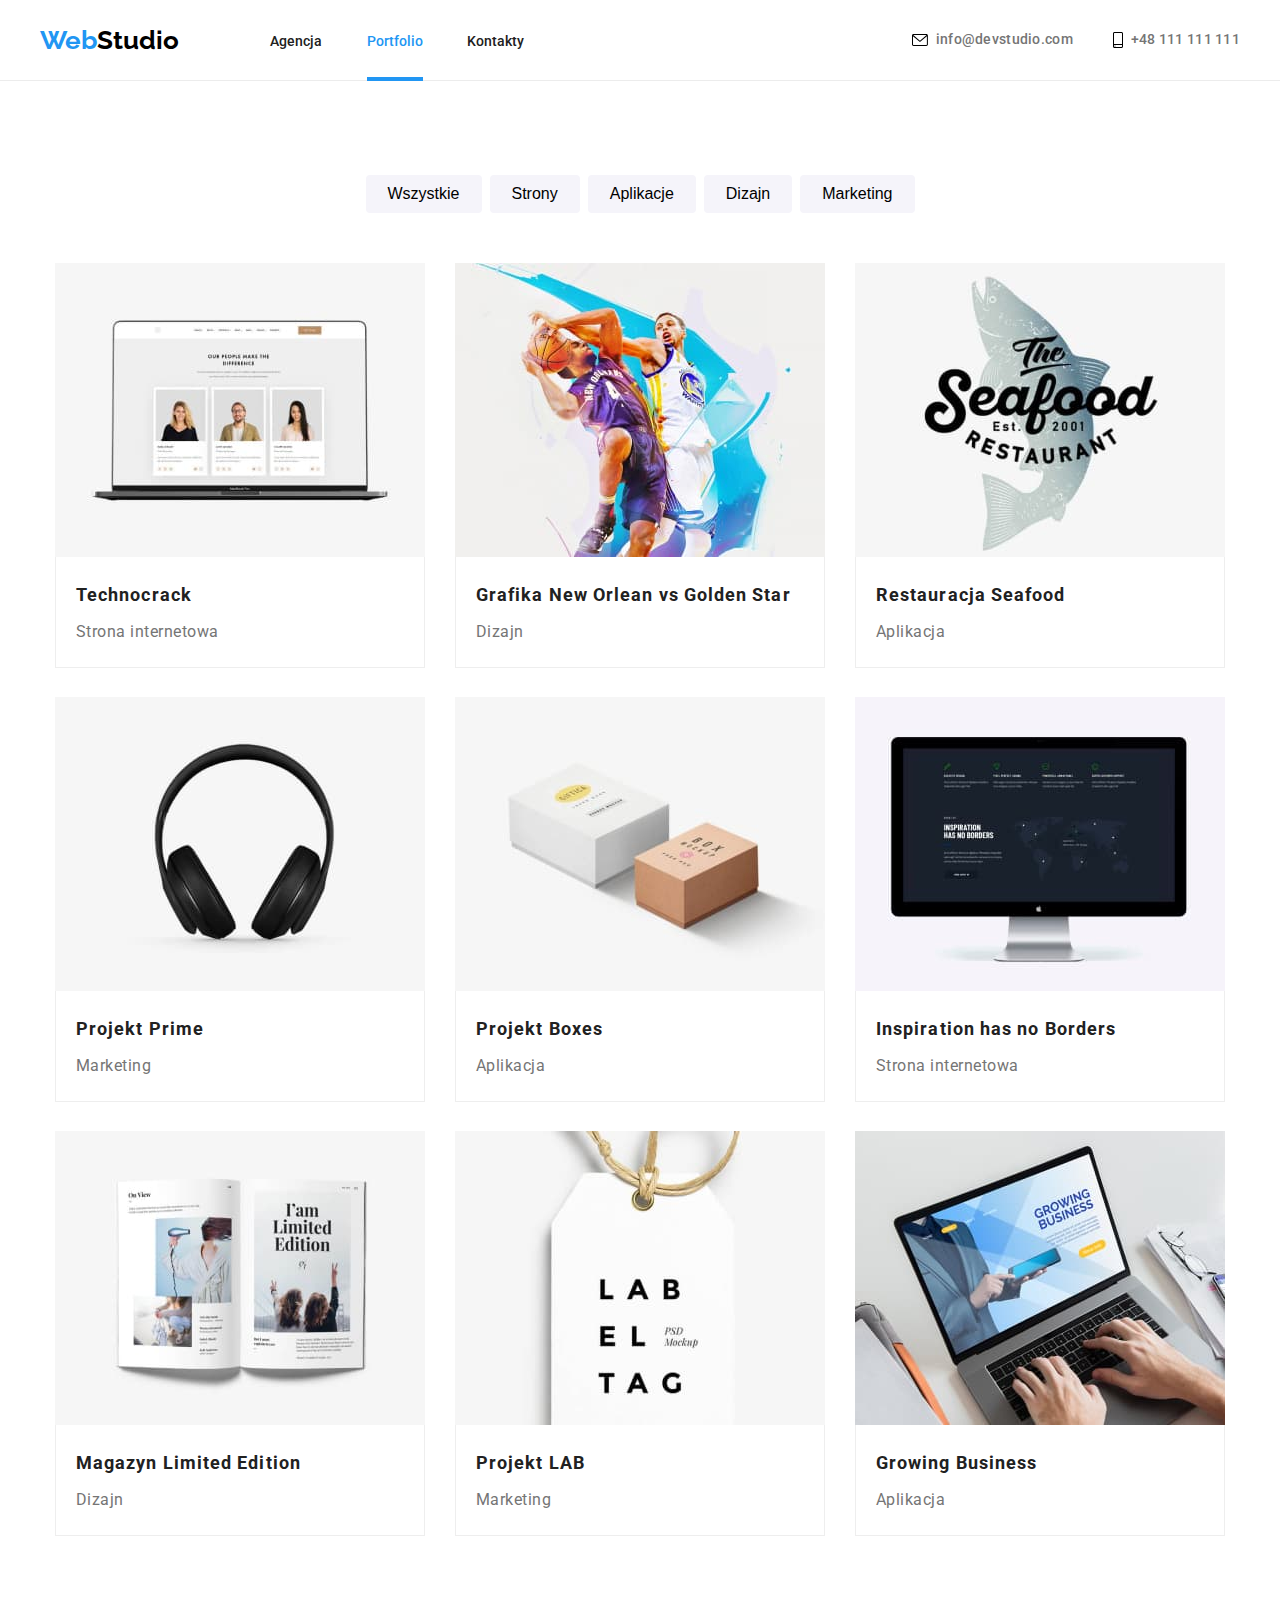
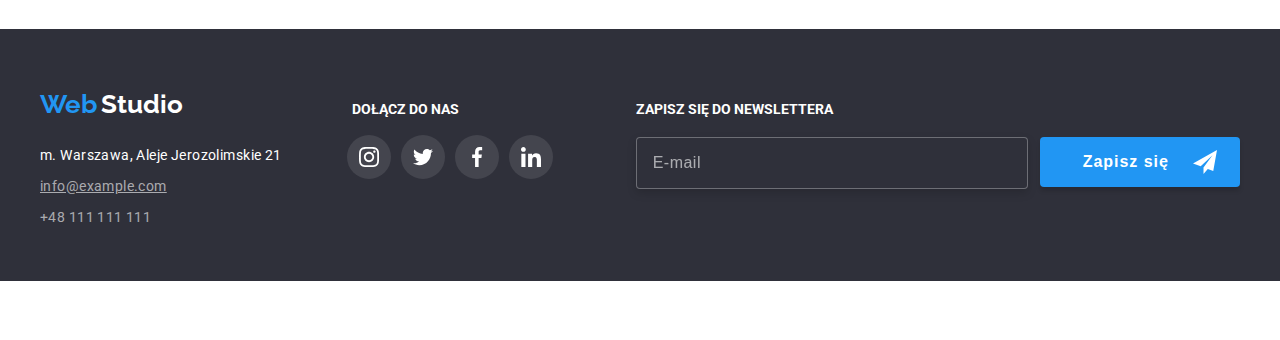
<file: portfolio.html>
<!DOCTYPE html>
<html lang="pl">
  <head>
    <meta charset="UTF-8" />
    <meta http-equiv="X-UA-Compatible" content="IE=edge" />
    <meta name="viewport" content="width=device-width, initial-scale=1.0" />
    <title>Portfolio</title>

    <link
      rel="stylesheet"
      href="https://cdnjs.cloudflare.com/ajax/libs/modern-normalize/1.1.0/modern-normalize.min.css"
      integrity="sha512-wpPYUAdjBVSE4KJnH1VR1HeZfpl1ub8YT/NKx4PuQ5NmX2tKuGu6U/JRp5y+Y8XG2tV+wKQpNHVUX03MfMFn9Q=="
      crossorigin="anonymous"
      referrerpolicy="no-referrer"
    />

    <link rel="stylesheet" href="css/main.min.css" />
    <link rel="preconnect" href="https://fonts.googleapis.com" />
    <link rel="preconnect" href="https://fonts.gstatic.com" crossorigin />
    <link
      href="https://fonts.googleapis.com/css2?family=Raleway:wght@700&family=Roboto:wght@400;500;700;900&display=swap"
      rel="stylesheet"
    />
  </head>

  <body>
    <header>
      <div class="container">
        <!--Page top-->
        <div class="header-container">
          <div class="header-menu">
            <a href="index.html" class="header-menu__link"
              ><span class="header-menu__logo-web">Web</span
              ><span class="header-menu__logo-studio">Studio</span></a
            >
            <nav>
              <ul class="nav__list">
                <li>
                  <a href="index.html" class="nav__link">Agencja</a>
                </li>
                <li>
                  <a href="portfolio.html" class="nav__link nav__link--active"
                    >Portfolio</a
                  >
                </li>
                <li><a href="#" class="nav__link">Kontakty</a></li>
              </ul>
            </nav>
          </div>
          <div class="header-contact">
            <a href="mailto:info@devstudio.com" class="header-contact__link">
              <svg
                class="header-contact__icon header-contact__icon-envelope"
                width="14"
                height="10"
              >
                <use href="./images/icons.svg#icon-envelope"></use>
              </svg>
              info@devstudio.com</a
            >
            <a href="tel:48111111111" class="header-contact__link">
              <svg
                class="header-contact__icon header-contact__icon-phone"
                width="10"
                height="14"
              >
                <use href="./images/icons.svg#icon-smartphone"></use>
              </svg>
              +48 111 111 111</a
            >
          </div>

          <!--Burger Menu Open Button-->
          <button
            class="header-burger-menu__btn"
            type="button"
            aria-expanded="false"
            aria-controls="mobile-menu"
          >
            <svg width="40" height="40">
              <use href="./images/icons.svg#icon-menu"></use>
            </svg>
          </button>
        </div>
      </div>

      <!--Burger Menu-->
      <div
        class="burger-menu__container burger-menu__container--visible"
        id="mobile-menu"
      >
        <button type="button" class="burger-menu__close-btn">
          <svg width="30" height="30">
            <use href="./images/icons.svg#icon-x" width="40" height="40"></use>
          </svg>
        </button>
        <nav>
          <ul class="burger-menu__nav-list mobile-menu">
            <li>
              <a href="index.html">Agencja</a>
            </li>
            <li>
              <a href="portfolio.html" class="burger-menu__nav-list--active"
                >Portfolio</a
              >
            </li>
            <li><a href="#">Kontakty</a></li>
          </ul>
        </nav>
        <ul class="burger-menu__contact-list">
          <li>
            <a href="mailto:info@devstudio.com">info@devstudio.com</a>
          </li>
          <li><a href="tel:48111111111">+48 111 111 111</a></li>
        </ul>
        <ul class="burger-menu__socials-list">
          <li><a href="#">Instagram</a></li>
          <li><a href="#">Twitter</a></li>
          <li><a href="#">Facebook</a></li>
          <li><a href="#">Linkedin</a></li>
        </ul>
      </div>
    </header>

    <main>
      <div class="container">
        <section class="section">
          <!--Filters-->
          <div class="filters">
            <ul class="filters__btns-list">
              <li>
                <button type="button" class="filters__btn">Wszystkie</button>
              </li>
              <li>
                <button type="button" class="filters__btn">Strony</button>
              </li>
              <li>
                <button type="button" class="filters__btn">Aplikacje</button>
              </li>
              <li>
                <button type="button" class="filters__btn">Dizajn</button>
              </li>
              <li>
                <button type="button" class="filters__btn">Marketing</button>
              </li>
            </ul>
          </div>

          <!--Projects-->
          <div class="projects">
            <ul class="projects__list">
              <li>
                <figure>
                  <a href="#">
                    <div class="projects__box">
                      <figcaption class="projects__description">
                        <p>
                          Technocrack jest popularną platformą wykorzystywaną do
                          rozpowszechniania koronawirusa. Firmy wykorzystują tę
                          platformę do celów szpiegowskich i ataków na
                          niezabezpieczone serwery konkurencji
                        </p>
                      </figcaption>
                      <img
                        src="images/technocrack.jpg"
                        alt="Screen ze strony biznesowej pokazujący pracowników firmy. Widać na nim trzy osoby oraz opis czym się zajmują."
                      />
                    </div>
                    <div class="projects__card">
                      <h3>Technocrack</h3>
                      <p>Strona internetowa</p>
                    </div>
                  </a>
                </figure>
              </li>

              <li>
                <figure>
                  <a href="#">
                    <div class="projects__box">
                      <figcaption class="projects__description">
                        <p>
                          Technocrack jest popularną platformą wykorzystywaną do
                          rozpowszechniania koronawirusa. Firmy wykorzystują tę
                          platformę do celów szpiegowskich i ataków na
                          niezabezpieczone serwery konkurencji
                        </p>
                      </figcaption>
                      <img
                        src="images/grafika_new_orlean_vs_golden_star.jpg"
                        alt="Grafika przedstawiająca dwóch koszywkarzy podczas rozgrywki."
                      />
                    </div>
                    <div class="projects__card">
                      <h3>Grafika New Orlean vs Golden Star</h3>
                      <p>Dizajn</p>
                    </div>
                  </a>
                </figure>
              </li>

              <li>
                <figure>
                  <a href="#">
                    <div class="projects__box">
                      <figcaption class="projects__description">
                        <p>
                          Technocrack jest popularną platformą wykorzystywaną do
                          rozpowszechniania koronawirusa. Firmy wykorzystują tę
                          platformę do celów szpiegowskich i ataków na
                          niezabezpieczone serwery konkurencji
                        </p>
                      </figcaption>
                      <img src="images/restauracja_seafood.jpg" alt="Logo
                      restauracji SeaFood" " />
                    </div>
                    <div class="projects__card">
                      <h3>Restauracja Seafood</h3>
                      <p>Aplikacja</p>
                    </div>
                  </a>
                </figure>
              </li>

              <li>
                <figure>
                  <a href="#">
                    <div class="projects__box">
                      <figcaption class="projects__description">
                        <p>
                          Technocrack jest popularną platformą wykorzystywaną do
                          rozpowszechniania koronawirusa. Firmy wykorzystują tę
                          platformę do celów szpiegowskich i ataków na
                          niezabezpieczone serwery konkurencji
                        </p>
                      </figcaption>
                      <img
                        src="images/projekt_prime.jpg"
                        alt="Słuchawki nauszne."
                      />
                    </div>
                    <div class="projects__card">
                      <h3>Projekt Prime</h3>
                      <p>Marketing</p>
                    </div>
                  </a>
                </figure>
              </li>

              <li>
                <figure>
                  <a href="#">
                    <div class="projects__box">
                      <figcaption class="projects__description">
                        <p>
                          Technocrack jest popularną platformą wykorzystywaną do
                          rozpowszechniania koronawirusa. Firmy wykorzystują tę
                          platformę do celów szpiegowskich i ataków na
                          niezabezpieczone serwery konkurencji
                        </p>
                      </figcaption>
                      <img src="images/project_boxes.jpg" alt="Dwa pudełka" />
                    </div>
                    <div class="projects__card">
                      <h3>Projekt Boxes</h3>
                      <p>Aplikacja</p>
                    </div>
                  </a>
                </figure>
              </li>

              <li>
                <figure>
                  <a href="#">
                    <div class="projects__box">
                      <figcaption class="projects__description">
                        <p>
                          Technocrack jest popularną platformą wykorzystywaną do
                          rozpowszechniania koronawirusa. Firmy wykorzystują tę
                          platformę do celów szpiegowskich i ataków na
                          niezabezpieczone serwery konkurencji
                        </p>
                      </figcaption>
                      <img
                        src="images/inspiration_has_no_borders.jpg"
                        alt="Zdjęcie przedstawia stworzoną międzynarodową stronę internetową."
                      />
                    </div>
                    <div class="projects__card">
                      <h3>Inspiration has no Borders</h3>
                      <p>Strona internetowa</p>
                    </div>
                  </a>
                </figure>
              </li>

              <li>
                <figure>
                  <a href="#">
                    <div class="projects__box">
                      <figcaption class="projects__description">
                        <p>
                          Technocrack jest popularną platformą wykorzystywaną do
                          rozpowszechniania koronawirusa. Firmy wykorzystują tę
                          platformę do celów szpiegowskich i ataków na
                          niezabezpieczone serwery konkurencji
                        </p>
                      </figcaption>
                      <img
                        src="images/magazyn_limited_edition.jpg"
                        alt="Zdjęcie zaprojektowanego magazynu."
                      />
                    </div>
                    <div class="projects__card">
                      <h3>Magazyn Limited Edition</h3>
                      <p>Dizajn</p>
                    </div>
                  </a>
                </figure>
              </li>

              <li>
                <figure>
                  <a href="#">
                    <div class="projects__box">
                      <figcaption class="projects__description">
                        <p>
                          Technocrack jest popularną platformą wykorzystywaną do
                          rozpowszechniania koronawirusa. Firmy wykorzystują tę
                          platformę do celów szpiegowskich i ataków na
                          niezabezpieczone serwery konkurencji
                        </p>
                      </figcaption>
                      <img
                        src="images/project_lab.jpg"
                        alt="Zdjęcie etykiety Project LAB."
                      />
                    </div>
                    <div class="projects__card">
                      <h3>Projekt LAB</h3>
                      <p>Marketing</p>
                    </div>
                  </a>
                </figure>
              </li>

              <li>
                <figure>
                  <a href="#">
                    <div class="projects__box">
                      <figcaption class="projects__description">
                        <p>
                          Technocrack jest popularną platformą wykorzystywaną do
                          rozpowszechniania koronawirusa. Firmy wykorzystują tę
                          platformę do celów szpiegowskich i ataków na
                          niezabezpieczone serwery konkurencji
                        </p>
                      </figcaption>
                      <img
                        src="images/growing_business.jpg"
                        alt="Zdjęcie przedstawiające aplikację Growing Business."
                      />
                    </div>
                    <div class="projects__card">
                      <h3>Growing Business</h3>
                      <p>Aplikacja</p>
                    </div>
                  </a>
                </figure>
              </li>

              <!--empty li for better page-display :) -->
              <li></li>
            </ul>
          </div>
        </section>
      </div>
    </main>

    <footer>
      <div class="container container-footer">
        <section class="section section-contact-footer">
          <!--Page bottom, address-->
          <div class="contrainer-footer__address">
            <a class="container-footer__link" href="index.html"
              ><p>
                <span class="container-footer__logo-web">Web</span>
                <span class="container-footer__logo-studio">Studio</span>
              </p>
            </a>
            <address>
              <ul class="address__list">
                <li class="address__item-street">
                  m. Warszawa, Aleje Jerozolimskie 21
                </li>
                <li>
                  <a class="address__link" href="mailto:info@example.com"
                    >info@example.com</a
                  >
                </li>
                <li>
                  <a class="address__link" href="tel:48111111111"
                    >+48 111 111 111</a
                  >
                </li>
              </ul>
            </address>
          </div>
        </section>

        <section class="section section-contact-footer">
          <h4 class="join-us__header">dołącz do nas</h4>
          <div class="join-us">
            <ul class="join-us__icons">
              <li>
                <a href="#">
                  <svg class="join-us__icon" width="44" height="44">
                    <use
                      href="./images/icons.svg#icon-instagram"
                      x="12"
                      y="12"
                      width="20"
                      height="20"
                    ></use>
                  </svg>
                </a>
              </li>
              <li>
                <a href="#">
                  <svg class="join-us__icon" width="44" height="44">
                    <use
                      href="./images/icons.svg#icon-twitter"
                      x="12"
                      y="12"
                      width="20"
                      height="20"
                    ></use>
                  </svg>
                </a>
              </li>
              <li>
                <a href="#">
                  <svg class="join-us__icon" width="44" height="44">
                    <use
                      href="./images/icons.svg#icon-facebook"
                      x="12"
                      y="12"
                      width="20"
                      height="20"
                    ></use>
                  </svg>
                </a>
              </li>
              <li>
                <a href="#">
                  <svg class="join-us__icon" width="44" height="44">
                    <use
                      href="./images/icons.svg#icon-linkedin"
                      x="12"
                      y="12"
                      width="20"
                      height="20"
                    ></use>
                  </svg>
                </a>
              </li>
            </ul>
          </div>
        </section>

        <div class="newsletter">
          <h4 class="newsletter__header">zapisz się do newslettera</h4>
          <div>
            <form class="newsletter__form">
              <input
                class="newsletter__input"
                type="email"
                name="newsletter-email"
                placeholder="E-mail"
              />

              <button class="newsletter__btn" type="submit">
                Zapisz się
                <svg class="newsletter__icon">
                  <use
                    href="./images/icons.svg#icon-send"
                    width="24"
                    height="24"
                  ></use>
                </svg>
              </button>
            </form>
          </div>
        </div>

        <!--container-footer end-->
      </div>
    </footer>

    <script defer src="./js/mobile-menu.js"></script>
  </body>
</html>
</file>
<file: css/main.min.css>
@import"https://fonts.googleapis.com/css2?family=Raleway:wght@700&family=Roboto:wght@400;500;700;900&display=swap";@import"https://fonts.googleapis.com/css2?family=Raleway:wght@700&family=Roboto:wght@400;500;700;900&display=swap";@import"https://fonts.googleapis.com/css2?family=Raleway:wght@700&family=Roboto:wght@400;500;700;900&display=swap";@import"https://fonts.googleapis.com/css2?family=Raleway:wght@700&family=Roboto:wght@400;500;700;900&display=swap";@import"https://fonts.googleapis.com/css2?family=Raleway:wght@700&family=Roboto:wght@400;500;700;900&display=swap";@import"https://fonts.googleapis.com/css2?family=Raleway:wght@700&family=Roboto:wght@400;500;700;900&display=swap";@import"https://fonts.googleapis.com/css2?family=Raleway:wght@700&family=Roboto:wght@400;500;700;900&display=swap";@import"https://fonts.googleapis.com/css2?family=Raleway:wght@700&family=Roboto:wght@400;500;700;900&display=swap";@import"https://fonts.googleapis.com/css2?family=Raleway:wght@700&family=Roboto:wght@400;500;700;900&display=swap";@import"https://fonts.googleapis.com/css2?family=Raleway:wght@700&family=Roboto:wght@400;500;700;900&display=swap";@import"https://fonts.googleapis.com/css2?family=Raleway:wght@700&family=Roboto:wght@400;500;700;900&display=swap";@import"https://fonts.googleapis.com/css2?family=Raleway:wght@700&family=Roboto:wght@400;500;700;900&display=swap";@import"https://fonts.googleapis.com/css2?family=Raleway:wght@700&family=Roboto:wght@400;500;700;900&display=swap";@import"https://fonts.googleapis.com/css2?family=Raleway:wght@700&family=Roboto:wght@400;500;700;900&display=swap";*{margin:0;padding:0}*:focus{outline-color:rgba(0,0,0,0)}body{color:#212121;font-family:"Roboto"}header{border-bottom:1px solid #ececec;height:80px}.container{margin:0 auto;max-width:1200px;width:100%;padding:0 15px}.section{margin:0 auto;padding-bottom:60px;padding-top:60px}img{display:block}@media screen and (min-width: 1200px){body{width:100%;margin:0 auto}.section{margin:0 auto;padding-bottom:94px;padding-top:94px}.container{max-width:1200px}}.header-container{display:-webkit-box;display:-ms-flexbox;display:flex;height:80px;-webkit-box-pack:justify;-ms-flex-pack:justify;justify-content:space-between}.header-menu{-webkit-box-align:center;-ms-flex-align:center;align-items:center;display:-webkit-box;display:-ms-flexbox;display:flex;-webkit-box-pack:justify;-ms-flex-pack:justify;justify-content:space-between}.header-menu__link{color:#212121;font-size:14px;font-weight:500;line-height:1.14;text-decoration:none;width:137px;-webkit-transition:250ms cubic-bezier(0.4, 0, 0.2, 1);transition:250ms cubic-bezier(0.4, 0, 0.2, 1)}.header-menu__link:focus{outline:1px dashed #757575}.header-menu li{display:inline-block}.header-menu__logo-web{color:#2196f3;font-family:"Raleway";font-size:26px;font-weight:700;line-height:1.19}.header-menu__logo-studio{color:#000;font-family:"Raleway";font-size:26px;font-weight:700;line-height:1.19;margin-right:93px}.nav__list{display:none}.header-contact{display:none}.header-mobile-menu__btn{width:40px;height:40px;background-color:#fff;border:none;cursor:pointer;-webkit-transition:250ms cubic-bezier(0.4, 0, 0.2, 1);transition:250ms cubic-bezier(0.4, 0, 0.2, 1);margin-top:22px}.header-mobile-menu__btn:focus,.header-mobile-menu__btn:hover{fill:#2196f3;-webkit-transition:250ms cubic-bezier(0.4, 0, 0.2, 1);transition:250ms cubic-bezier(0.4, 0, 0.2, 1)}.header-menu-burger__btn{position:absolute;border-radius:50%;left:90%;top:2%;background-color:#fff;border:none;cursor:pointer}.header-menu-burger__btn:hover,.header-menu-burger__btn:focus{fill:#2196f3}.header-menu-burger__btn-container{display:none;max-width:480px;width:100%}.nav__list-burger{margin-top:48px;list-style-type:none;font-size:40px;line-height:47px;letter-spacing:.02em;list-style:none}.nav__list-burger>li{margin-bottom:36px;margin-left:40px}.nav__list-burger>li>a{text-decoration:none;color:#212121}.nav__list-burger>li>a:hover,.nav__list-burger>li>a:focus{color:#2196f3}.header-contact-burger{display:-webkit-box;display:-ms-flexbox;display:flex;-webkit-box-orient:vertical;-webkit-box-direction:normal;-ms-flex-direction:column;flex-direction:column;-webkit-box-pack:end;-ms-flex-pack:end;justify-content:flex-end;margin-left:40px}.header-contact-burger__link{display:block;font-weight:500;font-size:34px;letter-spacing:.02em;text-decoration:none;color:#757575;margin-bottom:32px}.header-contact-burger__link:hover,.header-contact-burger__link:focus{color:#2196f3}.header-contact-burger__link:last-child{font-weight:500;font-size:24px;line-height:28px;letter-spacing:.02em;margin-bottom:64px}.header-contact-burger__socials{display:-webkit-box;display:-ms-flexbox;display:flex}.header-contact-burger__socials>ul{list-style:none;display:-webkit-box;display:-ms-flexbox;display:flex;-webkit-box-align:center;-ms-flex-align:center;align-items:center;margin:0 10px 48px 0}.header-contact-burger__socials>ul>li{margin-left:40px}.header-contact-burger__socials>ul>li>a{text-decoration:none;color:#212121;letter-spacing:.02em}.header-contact-burger__socials>ul>li>a:hover,.header-contact-burger__socials>ul>li>a:focus{color:#2196f3}@media screen and (max-width: 480px){.header-menu-burger__btn-container{display:block;position:fixed;top:50%;left:50%;-webkit-transform:translate(-50%, -50%);transform:translate(-50%, -50%);width:100%;height:100%;background-color:#fff}}@media(max-width: 767px){.header-burger-menu__btn{background-color:#fff;border-radius:50%;max-width:40px;max-height:40px;width:100%;height:100%;cursor:pointer;border:none;margin:22px 15px}.header-burger-menu__btn:hover,.header-burger-menu__btn:focus{fill:#2196f3}.burger-menu__container{max-width:480px;width:100%;height:100vmax;background-color:#fff;position:fixed;top:50%;left:50%;-webkit-transform:translate(100%, -50%);transform:translate(100%, -50%);z-index:10;-webkit-transition:-webkit-transform 250ms ease-in-out;transition:-webkit-transform 250ms ease-in-out;transition:transform 250ms ease-in-out;transition:transform 250ms ease-in-out, -webkit-transform 250ms ease-in-out;display:-webkit-box;display:-ms-flexbox;display:flex;-webkit-box-orient:vertical;-webkit-box-direction:normal;-ms-flex-direction:column;flex-direction:column}.burger-menu__container.is-open{-webkit-transform:translate(-50%, -50%);transform:translate(-50%, -50%)}.burger-menu__close-btn{position:absolute;top:20px;right:25px;border-radius:50%;border:none;background-color:#fff;cursor:pointer}.burger-menu__close-btn>svg>use{-webkit-transform:translate(10%, 20%);transform:translate(10%, 20%)}.burger-menu__close-btn:hover,.burger-menu__close-btn:focus{fill:#2196f3}.burger-menu__nav-list{margin-top:60px;list-style:none}.burger-menu__nav-list>li{margin-bottom:38px;margin-left:40px}.burger-menu__nav-list>li>a{color:#212121;text-decoration:none;font-weight:500;font-size:40px;line-height:1.18;letter-spacing:.02em}.burger-menu__nav-list>li>a.burger-menu__nav-list--active{color:#2196f3}.burger-menu__nav-list>li>a:hover,.burger-menu__nav-list>li>a:focus{color:#2196f3}.burger-menu__contact-list{list-style:none;height:auto;margin-top:auto;display:-webkit-box;display:-ms-flexbox;display:flex;-webkit-box-orient:vertical;-webkit-box-direction:reverse;-ms-flex-direction:column-reverse;flex-direction:column-reverse}.burger-menu__contact-list>li{margin-bottom:32px;margin-left:40px}.burger-menu__contact-list>li>a{font-weight:500;letter-spacing:.02em;color:#757575;text-decoration:none}.burger-menu__contact-list>li>a[href^="tel:"]{font-size:34px;line-height:1.25;color:#2196f3}.burger-menu__contact-list>li>a[href^="tel:"]:hover,.burger-menu__contact-list>li>a[href^="tel:"]:focus{color:#757575}.burger-menu__contact-list>li>a[href^="mailto:"]{font-size:24px;line-height:1.16}.burger-menu__contact-list>li>a[href^="mailto:"]:hover,.burger-menu__contact-list>li>a[href^="mailto:"]:focus{color:#2196f3}.burger-menu__socials-list{display:-webkit-box;display:-ms-flexbox;display:flex;-webkit-box-orient:horizontal;-webkit-box-direction:normal;-ms-flex-direction:row;flex-direction:row;list-style:none;-ms-flex-wrap:wrap;flex-wrap:wrap;-webkit-box-align:end;-ms-flex-align:end;align-items:flex-end;margin-left:40px;margin-bottom:6%}.burger-menu__socials-list>li{border-right:1px solid rgba(33,33,33,.2);padding:0 10px}.burger-menu__socials-list>li:first-child{padding-left:0}.burger-menu__socials-list>li:last-child{border-right:none}.burger-menu__socials-list>li>a{font-size:18px;line-height:1.22;letter-spacing:.02em;color:#2196f3;text-decoration:none}.burger-menu__socials-list>li>a:hover,.burger-menu__socials-list>li>a:focus{color:#212121}}.section-main-header{display:-webkit-box;display:-ms-flexbox;display:flex;-webkit-box-align:center;-ms-flex-align:center;align-items:center;background-color:#2f303a;-webkit-box-orient:vertical;-webkit-box-direction:normal;-ms-flex-direction:column;flex-direction:column;height:400px;-webkit-box-pack:center;-ms-flex-pack:center;justify-content:center;background-image:-webkit-gradient(linear, left top, left bottom, from(rgba(47, 48, 58, 0.4)), to(rgba(47, 48, 58, 0.4))),url("../images/h1_background.jpg");background-image:linear-gradient(rgba(47, 48, 58, 0.4), rgba(47, 48, 58, 0.4)),url("../images/h1_background.jpg");background-repeat:no-repeat;background-position:center;background-size:cover}.section-main-header__header{text-align:center;color:#fff;font-size:26px;font-weight:900;letter-spacing:.06em;line-height:1.62;margin:0 auto;text-transform:uppercase;max-width:385px;width:100%}.section-main-header__btn-container{display:-webkit-box;display:-ms-flexbox;display:flex;-webkit-box-pack:center;-ms-flex-pack:center;justify-content:center}@media screen and (min-device-pixel-ratio: 2),(-webkit-min-device-pixel-ratio: 2),screen and (-webkit-min-device-pixel-ratio: 2),screen and (min-resolution: 192dpi),screen and (min-resolution: 2dppx){.section-main-header{background-image:-webkit-gradient(linear, left top, left bottom, from(rgba(47, 48, 58, 0.4)), to(rgba(47, 48, 58, 0.4))),url("../images/h1_background@2.jpg");background-image:linear-gradient(rgba(47, 48, 58, 0.4), rgba(47, 48, 58, 0.4)),url("../images/h1_background@2.jpg");background-size:cover}}@media screen and (min-device-pixel-ratio: 3),(-webkit-min-device-pixel-ratio: 3),screen and (-webkit-min-device-pixel-ratio: 2.625),screen and (min-resolution: 252dpi),screen and (-webkit-min-device-pixel-ratio: 3),screen and (min-resolution: 3dppx){.section-main-header{background-image:-webkit-gradient(linear, left top, left bottom, from(rgba(47, 48, 58, 0.4)), to(rgba(47, 48, 58, 0.4))),url("../images/h1_background@3.jpg");background-image:linear-gradient(rgba(47, 48, 58, 0.4), rgba(47, 48, 58, 0.4)),url("../images/h1_background@3.jpg");background-size:cover}}.section-main-header__btn-buy{background-color:#2196f3;border-radius:4px;border:none;-webkit-box-shadow:0px 4px 4px rgba(0,0,0,.15);box-shadow:0px 4px 4px rgba(0,0,0,.15);color:#fff;cursor:pointer;font-size:16px;font-weight:700;letter-spacing:.06em;line-height:1.88;margin-top:30px;padding:10px 41px 10px 42px}.section-main-header__btn-buy:focus{outline:1px dashed #757575}.section-lorem__lorem-list{list-style-type:none;display:-webkit-box;display:-ms-flexbox;display:flex;-ms-flex-wrap:wrap;flex-wrap:wrap}.section-lorem__lorem-list>li{text-align:left;max-width:100%;margin:0 auto}.section-lorem__lorem-list>li>h2{max-width:100%;font-size:14px;line-height:1.14;margin:0;margin-top:30px;margin-bottom:10px;text-transform:uppercase;text-align:center}.section-lorem__lorem-list>li>p{max-width:450px;width:100%;color:#757575;font-size:14px;line-height:1.71;margin:0;margin-bottom:30px;letter-spacing:.03em}.section-lorem__lorem-list>li>svg{background-color:#f5f4fa;max-width:450px;width:100%;height:120px;margin:0 auto;display:block}.section-lorem__lorem-list>li>svg>use{-webkit-transform:translate(42.22%, 25%);transform:translate(42.22%, 25%)}.section-lorem__lorem-list>li>svg>use:hover{stroke:#2196f3;stroke-width:.5;-webkit-transition:250ms cubic-bezier(0.4, 0, 0.2, 1);transition:250ms cubic-bezier(0.4, 0, 0.2, 1)}.section-offer{display:none}.section-our-team{background-color:#f5f4fa;padding-top:0;display:-webkit-box;display:-ms-flexbox;display:flex;-ms-flex-wrap:wrap;flex-wrap:wrap;-webkit-box-pack:center;-ms-flex-pack:center;justify-content:center;max-width:100%;width:100%}.section-our-team__header{font-size:36px;line-height:.86;margin:0;padding-top:60px;text-align:center;-ms-flex-preferred-size:100%;flex-basis:100%;width:100%}.section-our-team__employees{margin:0;margin-top:30px;list-style:none}.section-our-team__employees>li{border-radius:0px 0px 4px 4px;-webkit-box-shadow:0px 1px 3px rgba(0,0,0,.12),0px 1px 1px rgba(0,0,0,.14),0px 2px 1px rgba(0,0,0,.2);box-shadow:0px 1px 3px rgba(0,0,0,.12),0px 1px 1px rgba(0,0,0,.14),0px 2px 1px rgba(0,0,0,.2);height:622px;text-align:center;max-width:450px;width:100%;background-color:#fff;margin:0 auto 30px auto;height:auto}.section-our-team__employees>li>picture>img{margin:0 auto;max-width:450px;width:100%;max-height:460px;height:auto}.section-our-team__employees>li>h3{margin:0;margin-top:30px;font-size:16px;font-weight:500;line-height:1.88}.section-our-team__employees>li>p{margin:0;color:#757575;font-size:16px;line-height:1.88}.section-our-team__icons{display:-webkit-box;display:-ms-flexbox;display:flex;list-style:none;-webkit-box-pack:center;-ms-flex-pack:center;justify-content:center}.section-our-team__icons li>a>svg:hover,.section-our-team__icons>li>a:focus>svg{background-color:#2196f3}.section-our-team__icons>li>a:hover svg use,.section-our-team__icons>li>a:focus>svg use{fill:#fff}.section-our-team__icon{display:block;border-radius:50%;margin-right:10px;margin-bottom:24px;cursor:pointer;fill:#afb1b8;-webkit-transition:250ms cubic-bezier(0.4, 0, 0.2, 1);transition:250ms cubic-bezier(0.4, 0, 0.2, 1)}.section-clients{padding-bottom:30px}.section-clients__header{font-size:36px;margin:0;margin-bottom:50px;text-align:center}.section-clients__logos{display:-webkit-box;display:-ms-flexbox;display:flex;-ms-flex-wrap:wrap;flex-wrap:wrap;-webkit-box-align:center;-ms-flex-align:center;align-items:center;-webkit-box-pack:justify;-ms-flex-pack:justify;justify-content:space-between;list-style:none}.section-clients__logos>li{margin:0 auto;border:1px solid #afb1b8;border-radius:4px;-webkit-transition:250ms cubic-bezier(0.4, 0, 0.2, 1);transition:250ms cubic-bezier(0.4, 0, 0.2, 1);margin-bottom:30px}.section-clients__logos>li:hover{border-color:#2196f3}.section-clients__logos>li>a:focus>svg>use{fill:#2196f3}.section-clients__logos>li:focus-within{border-color:#2196f3}.section-clients__logo{display:-webkit-box;display:-ms-flexbox;display:flex;fill:#afb1b8;max-width:210px;width:100%;height:92px;position:relative}.section-clients__logo>use{position:absolute;-webkit-transform:translate(24.76%, 17.39%);transform:translate(24.76%, 17.39%);-webkit-transition:250ms cubic-bezier(0.4, 0, 0.2, 1);transition:250ms cubic-bezier(0.4, 0, 0.2, 1)}.section-clients__logo:hover>use{fill:#2196f3}.filters__btns-list{display:-webkit-box;display:-ms-flexbox;display:flex;-ms-flex-wrap:wrap;flex-wrap:wrap;gap:8px;-webkit-box-pack:center;-ms-flex-pack:center;justify-content:center;list-style:none;margin-bottom:50px}.filters__btn{background-color:#f5f4fa;border-radius:4px;border:none;cursor:pointer;font-size:16px;font-weight:500;line-height:1.63;padding:6px 22px}.filters__btn:focus,.filters__btn:hover{background-color:#2196f3;-webkit-box-shadow:0px 3px 1px rgba(0,0,0,.1),0px 1px 2px rgba(0,0,0,.08),0px 2px 2px rgba(0,0,0,.12);box-shadow:0px 3px 1px rgba(0,0,0,.1),0px 1px 2px rgba(0,0,0,.08),0px 2px 2px rgba(0,0,0,.12);color:#fff}.projects__list{display:-webkit-box;display:-ms-flexbox;display:flex;-ms-flex-wrap:wrap;flex-wrap:wrap;gap:30px;-webkit-box-pack:center;-ms-flex-pack:center;justify-content:center;list-style:none;margin:0}.projects__list>li{gap:30px;height:100%;max-height:404px;max-width:450px;width:100%}.projects__list>li:last-child{display:none}.projects__list>li:hover{-webkit-box-shadow:0px 1px 1px rgba(0,0,0,.12),0px 4px 4px rgba(0,0,0,.06),1px 4px 6px rgba(0,0,0,.16);box-shadow:0px 1px 1px rgba(0,0,0,.12),0px 4px 4px rgba(0,0,0,.06),1px 4px 6px rgba(0,0,0,.16)}.projects__list>li a{color:#212121;text-decoration:none}.projects__list>li:hover .projects__description,.projects__list>li>figure>a:focus .projects__description{opacity:1;-webkit-transform:translateY(0);transform:translateY(0)}.projects__box{overflow:hidden;position:relative}.projects__box>img{height:100%;max-height:294px;max-width:450px;width:100%}.projects__description{-webkit-box-align:center;-ms-flex-align:center;align-items:center;background:rgba(33,150,243,.9);display:-webkit-box;display:-ms-flexbox;display:flex;height:100%;max-width:450px;opacity:0;position:absolute;-webkit-transform:translateY(100%);transform:translateY(100%);-webkit-transition:250ms cubic-bezier(0.4, 0, 0.2, 1);transition:250ms cubic-bezier(0.4, 0, 0.2, 1);width:100%}.projects__description p{color:#fff;font-size:18px;letter-spacing:.03em;line-height:1.56;margin:0 24px}.projects__card{border-bottom:1px solid #eee;border-left:1px solid #eee;border-right:1px solid #eee;padding:20px 20px}.projects__card>h3{font-size:18px;letter-spacing:.06em;line-height:2;margin:0 0 4px 0}.projects__card>p{color:#757575;font-size:16px;letter-spacing:.03em;line-height:1.88}footer{background-color:#2f303a;height:603px}.container-footer{padding-top:60px;padding-bottom:0;text-align:center}.container-footer__link{text-decoration:none;-webkit-transition:250ms cubic-bezier(0.4, 0, 0.2, 1);transition:250ms cubic-bezier(0.4, 0, 0.2, 1);height:30px;width:145px}.container-footer__link:focus{outline:1px dashed #757575}.container-footer__logo-web{color:#2196f3;font-family:"Raleway";font-size:24px;font-weight:700;line-height:1.19;text-decoration:none}.container-footer__logo-studio{color:#fff;font-family:"Raleway";font-size:24px;font-weight:700;line-height:1.19;text-decoration:none}.section-contact-footer{padding-top:0}.address__list{list-style:none;font-style:normal}.address__list>li{margin-bottom:12px;text-decoration:none;color:#fff}.address__list>li:last-child{margin-bottom:0}.address__item-street{color:#fff;font-size:14px;line-height:1.14;letter-spacing:.03em;margin-top:28px}.address__link{font-size:14px;line-height:1.14;text-decoration:none;color:rgba(255,255,255,.6);-webkit-transition:250ms cubic-bezier(0.4, 0, 0.2, 1);transition:250ms cubic-bezier(0.4, 0, 0.2, 1);letter-spacing:.03em;text-decoration:none;font-style:normal;white-space:nowrap;list-style:none}.address__link:focus,.address__link:hover{color:#2196f3}.address__link[href^="mailto:"]{text-decoration:underline}.join-us{display:-webkit-box;display:-ms-flexbox;display:flex;-webkit-box-pack:center;-ms-flex-pack:center;justify-content:center}.join-us__header{color:#fff;font-size:14px;text-transform:uppercase}.join-us__icons{display:-webkit-box;display:-ms-flexbox;display:flex;-webkit-box-align:center;-ms-flex-align:center;align-items:center;list-style:none;margin-top:20px}.join-us__icons>li>a{display:block;border-radius:50%;margin-right:10px}.join-us__icons>li>a:focus svg{background-color:#2196f3}.join-us__icon{cursor:pointer;border-radius:50%;background:rgba(255,255,255,.1);-webkit-transition:250ms cubic-bezier(0.4, 0, 0.2, 1);transition:250ms cubic-bezier(0.4, 0, 0.2, 1);fill:#fff}.join-us__icon:hover{background-color:#2196f3}.newsletter{display:-webkit-box;display:-ms-flexbox;display:flex;-webkit-box-orient:vertical;-webkit-box-direction:normal;-ms-flex-direction:column;flex-direction:column;-webkit-box-pack:center;-ms-flex-pack:center;justify-content:center;-webkit-box-align:center;-ms-flex-align:center;align-items:center;padding-top:12px}.newsletter__header{margin-bottom:20px;text-transform:uppercase;color:#fff}.newsletter__input{max-width:450px;width:100%;height:50px;background-color:#2f303a;border:1px solid rgba(255,255,255,.3);-webkit-filter:drop-shadow(0px 4px 4px rgba(0, 0, 0, 0.15));filter:drop-shadow(0px 4px 4px rgba(0, 0, 0, 0.15));border-radius:4px;color:#fff;padding:0 16px;border:1px solid rgba(255,255,255,.3)}.newsletter__input:focus,.newsletter__input:hover{border-color:#2196f3}.newsletter__input::-webkit-input-placeholder{letter-spacing:.03em;color:rgba(255,255,255,.6);font-size:16px;line-height:1.25}.newsletter__input::-moz-placeholder{letter-spacing:.03em;color:rgba(255,255,255,.6);font-size:16px;line-height:1.25}.newsletter__input:-ms-input-placeholder{letter-spacing:.03em;color:rgba(255,255,255,.6);font-size:16px;line-height:1.25}.newsletter__input::-ms-input-placeholder{letter-spacing:.03em;color:rgba(255,255,255,.6);font-size:16px;line-height:1.25}.newsletter__input::placeholder{letter-spacing:.03em;color:rgba(255,255,255,.6);font-size:16px;line-height:1.25}.newsletter__btn{position:relative;background-color:#2196f3;border-radius:4px;border:none;-webkit-box-shadow:0px 4px 4px rgba(0,0,0,.15);box-shadow:0px 4px 4px rgba(0,0,0,.15);color:#fff;cursor:pointer;font-size:16px;font-weight:700;letter-spacing:.06em;line-height:1.88;padding:10px 77px 10px 43px;max-width:200px;margin-left:12px;margin-top:20px;height:50px;white-space:nowrap}.newsletter__btn:focus{outline:1px dashed #757575}.newsletter__icon{position:absolute;top:50%;-webkit-transform:translateY(-50%);transform:translateY(-50%);margin-left:24px;height:24px;width:24px}.backdrop{position:fixed;left:0;top:0;width:100%;height:100%;background:rgba(0,0,0,.2);-webkit-transition:1s ease-in-out;transition:1s ease-in-out}.modal{position:absolute;top:50%;left:50%;-webkit-transform:translate(-50%, -50%);transform:translate(-50%, -50%);max-width:450px;width:100%;height:609px;background-color:#fff;-webkit-box-shadow:0px 1px 3px rgba(0,0,0,.12),0px 1px 1px rgba(0,0,0,.14),0px 2px 1px rgba(0,0,0,.2);box-shadow:0px 1px 3px rgba(0,0,0,.12),0px 1px 1px rgba(0,0,0,.14),0px 2px 1px rgba(0,0,0,.2);border-radius:4px;-webkit-transition:500ms ease-in-out;transition:500ms ease-in-out}.modal__close-btn{width:30px;height:30px;position:absolute;top:8px;right:8px;background-color:#fff;cursor:pointer;border:none;border:1px solid rgba(0,0,0,.1);border-radius:50%}.modal__close-btn:focus,.modal__close-btn:hover{fill:#2196f3;-webkit-transition:250ms cubic-bezier(0.4, 0, 0.2, 1);transition:250ms cubic-bezier(0.4, 0, 0.2, 1)}.modal__close-btn svg{position:relative;top:6px;left:5px;border-radius:50%}div.is-hidden .modal{-webkit-transform:translateY(-200%);transform:translateY(-200%)}div.is-hidden:not(.is-hidden) .modal{-webkit-transform:translateY(-50%);transform:translateY(-50%)}.is-hidden{opacity:0;visibility:hidden;pointer-events:none}.modal__header{max-width:370px;width:100%;font-weight:700;font-size:20px;line-height:1.15;text-align:center;letter-spacing:.03em;color:#212121;margin:0 auto;margin-top:40px;margin-bottom:12px}.modal__form label{display:-webkit-box;display:-ms-flexbox;display:flex;font-size:12px;line-height:1.16;letter-spacing:.01em;margin:0 0 4px 40px;color:#757575}.modal__form-div{position:relative}.modal__icon{position:absolute;width:13px;height:13px;fill:#212121;top:31px;left:55px}.modal__icon-person--position{top:40px;left:55px}.modal__input{display:-webkit-box;display:-ms-flexbox;display:flex;max-width:370px;width:100%;height:40px;margin:0 40px 10px 40px;border:1px solid rgba(33,33,33,.2);border-radius:4px;padding:0 40px;font-size:12px;line-height:1.17;letter-spacing:.01em;-webkit-transition:250ms cubic-bezier(0.4, 0, 0.2, 1);transition:250ms cubic-bezier(0.4, 0, 0.2, 1)}.modal__input::-webkit-input-placeholder{color:#757575}.modal__input::-moz-placeholder{color:#757575}.modal__input:-ms-input-placeholder{color:#757575}.modal__input::-ms-input-placeholder{color:#757575}.modal__input::placeholder{color:#757575}.modal__input:focus{border-color:#2196f3}.modal__input:focus+.modal__icon--focused{-webkit-transition:250ms cubic-bezier(0.4, 0, 0.2, 1);transition:250ms cubic-bezier(0.4, 0, 0.2, 1);fill:#2196f3}#modal-name{margin-top:12px}#modal-comments{display:-webkit-box;display:-ms-flexbox;display:flex;max-width:370px;width:100%;height:120px;padding:12px 40px;margin:0 40px 10px 40px;border:1px solid rgba(33,33,33,.2);border-radius:4px;font-size:12px;line-height:1.17;letter-spacing:.01em;-webkit-transition:250ms cubic-bezier(0.4, 0, 0.2, 1);transition:250ms cubic-bezier(0.4, 0, 0.2, 1);resize:none}#modal-comments:focus{border-color:#2196f3}.modal__terms-span{margin:20px auto 0 auto;max-width:336px;width:75%;height:30px;display:-webkit-box;display:-ms-flexbox;display:flex;-webkit-box-pack:center;-ms-flex-pack:center;justify-content:center;-ms-flex-wrap:wrap;flex-wrap:wrap;font-size:12px;line-height:1.71px;letter-spacing:.03em;color:#757575}.modal__terms-span a{color:#2196f3}.modal__terms-span a:focus{outline:1px dashed #757575}.hidden-checkbox{position:absolute;top:73.5%;left:7.1%;z-index:10;opacity:0}.modal__icon-checkbox{position:absolute;top:77%;left:9%}.modal__icon-checked{position:absolute;top:77%;left:9%;opacity:0}.modal__terms{position:absolute;width:16px;height:15px;margin-top:20px;margin-left:8px}.modal__terms:checked~.modal__icon-checked{opacity:1}.modal__terms:checked~.modal__icon-checkbox{opacity:0}.modal__terms:focus~.modal__icon-checkbox use,.modal__terms:hover~.model__icon-checkbox use{stroke:#2196f3;stroke-width:4px}.modal__terms:focus~.modal__icon-checked use,.modal__terms:hover~.modal__icon-checked use{stroke:#212121;stroke-width:4px}.modal__btn-container{display:-webkit-box;display:-ms-flexbox;display:flex;-webkit-box-pack:center;-ms-flex-pack:center;justify-content:center}.modal__btn-send{background-color:#2196f3;border-radius:4px;border:none;-webkit-box-shadow:0px 4px 4px rgba(0,0,0,.15);box-shadow:0px 4px 4px rgba(0,0,0,.15);color:#fff;cursor:pointer;font-size:16px;height:50px;letter-spacing:.06em;max-width:200px;text-align:center;width:100%}.modal__btn-send:focus{outline:1px dashed #757575}@media screen and (min-width: 768px){.header-burger-menu__btn,.burger-menu__container{display:none}.header-menu__link{margin-right:83px}.header-menu__logo-web{font-size:24px}.header-menu__logo-studio{font-size:24px}.nav__list{width:282px;display:-webkit-box;display:-ms-flexbox;display:flex;-webkit-box-pack:justify;-ms-flex-pack:justify;justify-content:space-between}.nav__link{color:#212121;font-size:14px;font-weight:500;line-height:1.14;text-decoration:none;-webkit-transition:250ms cubic-bezier(0.4, 0, 0.2, 1);transition:250ms cubic-bezier(0.4, 0, 0.2, 1)}.nav__link:hover,.nav__link:focus{color:#2196f3}.nav__link--active{position:relative;color:#2196f3}.nav__link--active::after{content:"";display:block;width:100%;height:4px;background-color:#2196f3;position:absolute;top:44px;left:0}.header-contact{display:-webkit-box;display:-ms-flexbox;display:flex;font-size:12px;-webkit-box-align:center;-ms-flex-align:center;align-items:center;-ms-flex-wrap:wrap;flex-wrap:wrap}.header-contact__link{color:#757575;font-size:12px;font-weight:500;line-height:1.16;text-decoration:none;letter-spacing:.02em;-webkit-transition:250ms cubic-bezier(0.4, 0, 0.2, 1);transition:250ms cubic-bezier(0.4, 0, 0.2, 1)}.header-contact__link:hover,.header-contact__link:focus,.header-contact__link:hover svg,.header-contact__link:focus svg{-webkit-transition:250ms cubic-bezier(0.4, 0, 0.2, 1);transition:250ms cubic-bezier(0.4, 0, 0.2, 1);color:#2196f3;fill:#2196f3}.header-contact{display:-webkit-box;display:-ms-flexbox;display:flex;-webkit-box-orient:vertical;-webkit-box-direction:normal;-ms-flex-direction:column;flex-direction:column;-webkit-box-align:start;-ms-flex-align:start;align-items:flex-start;-webkit-box-pack:center;-ms-flex-pack:center;justify-content:center}.header-contact>a{display:-webkit-box;display:-ms-flexbox;display:flex;-webkit-box-align:center;-ms-flex-align:center;align-items:center}.header-contact>a[href^="mailto:"]{margin-bottom:10px}.header-contact>a>svg{margin-right:8px}}@media screen and (min-width: 768px){.section-main-header{background-image:-webkit-gradient(linear, left top, left bottom, from(rgba(47, 48, 58, 0.4)), to(rgba(47, 48, 58, 0.4))),url("../images/h1_background@2.jpg");background-image:linear-gradient(rgba(47, 48, 58, 0.4), rgba(47, 48, 58, 0.4)),url("../images/h1_background@2.jpg");background-size:768px 400px}}@media screen and (min-width: 768px)and (min-device-pixel-ratio: 3),screen and (min-width: 768px)and (-webkit-min-device-pixel-ratio: 3),screen and (min-width: 768px)and (-webkit-min-device-pixel-ratio: 2.625),screen and (min-width: 768px)and (min-resolution: 252dpi),screen and (min-width: 768px)and (min-resolution: 3dppx){.section-main-header{background-image:-webkit-gradient(linear, left top, left bottom, from(rgba(47, 48, 58, 0.4)), to(rgba(47, 48, 58, 0.4))),url("../images/h1_background@3.jpg");background-image:linear-gradient(rgba(47, 48, 58, 0.4), rgba(47, 48, 58, 0.4)),url("../images/h1_background@3.jpg");background-size:cover}}@media screen and (min-width: 768px){.section-lorem__lorem-list{gap:30px}.section-lorem__lorem-list>li>h2{text-align:start}.section-lorem__lorem-list>li>p{max-width:354px;margin-bottom:0}.section-lorem__lorem-list>li>svg{max-width:354px}.section-lorem__lorem-list>li>svg>use{-webkit-transform:translateX(40%) translateY(25%);transform:translateX(40%) translateY(25%)}.section-our-team__employees{display:-webkit-box;display:-ms-flexbox;display:flex;-ms-flex-wrap:wrap;flex-wrap:wrap;margin-left:auto;margin-right:auto}.section-our-team__employees>li{max-width:354px}.section-our-team__employees>li>img{max-width:354px;max-height:374px}}@media screen and (min-width: 768px){.projects__list>li{max-width:354px;max-height:404px}.projects__list>li:first-of-type{max-height:440px}.projects__list>li:nth-child(2){max-height:440px}.projects__list>li:last-child{display:block}.projects__description{max-width:370px}.projects__box>img{max-width:354px}.projects__list>li:first-child .projects__card{height:155px}}@media screen and (min-width: 768px){footer{height:463px}.container-footer{display:-webkit-box;display:-ms-flexbox;display:flex;-webkit-box-align:center;-ms-flex-align:center;align-items:center;-ms-flex-wrap:wrap;flex-wrap:wrap}.container-footer__logo-web,.container-footer__logo-studio{font-size:26px}.section-contact-footer{max-width:350px;margin:0;-ms-flex-wrap:wrap;flex-wrap:wrap;margin:0 auto}.contrainer-footer__address{max-width:253px;width:100%;text-align:center}.join-us__header{text-align:center}}@media screen and (min-width: 768px){.newsletter{width:100%}.newsletter__input{max-width:450px;width:100%}}@media screen and (min-width: 768px){.modal__header{margin:40px 40px 12px 40px}.modal__form label{margin-left:40px}.hidden-checkbox{top:73.8%;left:6.3%}.modal__icon-checkbox{left:8%}.modal__icon-checked{left:8%}}@media screen and (min-width: 1200px){.header-menu__link{margin-right:93px}.header-menu__logo-web,.header-menu__logo-studio{font-size:26px}.nav__list{width:254px}.header-contact__link{font-size:14px;line-height:1.14}.header-contact__link:nth-child(2){margin-left:40px}.header-contact{-webkit-box-orient:horizontal;-webkit-box-direction:normal;-ms-flex-direction:row;flex-direction:row;-webkit-box-align:center;-ms-flex-align:center;align-items:center}.header-contact a[href^=mailto]{margin-bottom:0px}.header-contact__icon-envelope{width:16px;height:12px}.header-contact__icon-phone{width:10px;height:16px}}@media screen and (min-width: 1200px){.section-main-header{height:600px;background-image:-webkit-gradient(linear, left top, left bottom, from(rgba(47, 48, 58, 0.4)), to(rgba(47, 48, 58, 0.4))),url("../images/h1_background@3.jpg");background-image:linear-gradient(rgba(47, 48, 58, 0.4), rgba(47, 48, 58, 0.4)),url("../images/h1_background@3.jpg");background-size:cover}.section-main-header__header{font-size:44px;line-height:1.36;max-width:696px}.section-lorem__lorem-list{-ms-flex-wrap:nowrap;flex-wrap:nowrap}.section-lorem__lorem-list>li>svg{max-width:270px}.section-lorem__lorem-list>li>svg>use{-webkit-transform:translateX(37.9%) translateY(21%);transform:translateX(37.9%) translateY(21%)}.section-offer{display:block;padding-top:0}.section-offer__offer-header{font-size:36px;line-height:.86;margin:0;text-align:center;max-width:100%;-ms-flex-preferred-size:100%;flex-basis:100%}.section-offer__offer-pictures{display:-webkit-box;display:-ms-flexbox;display:flex;gap:30px;margin-bottom:0;margin-top:50px;list-style:none}.section-offer__offer-label{display:-webkit-box;display:-ms-flexbox;display:flex;-webkit-box-align:center;-ms-flex-align:center;align-items:center;-webkit-box-pack:center;-ms-flex-pack:center;justify-content:center;font-weight:700;font-size:14px;line-height:1.14;letter-spacing:.03em;text-transform:uppercase;position:absolute;width:100%;height:70px;background:rgba(47,48,58,.8);bottom:0;color:#fff}.section-offer__offer-item{position:relative}.section-our-team__header{padding-top:94px}.section-our-team__employees{gap:30px;-ms-flex-wrap:nowrap;flex-wrap:nowrap;margin:0;margin-top:50px}.section-our-team__employees>li{padding-bottom:44px;margin-bottom:0;margin-right:0;max-width:270px;height:428px;gap:30px}.section-our-team__employees>li>img{max-width:270px;max-height:260px}.section-our-team__icons{margin-top:5px}.section-our-team__icon{margin-bottom:30px}.section-clients{padding-bottom:94px}.section-clients__logos{margin-bottom:0}.section-clients__logos>li{margin:0}.section-clients__logo{width:170px}.section-clients__logo>use{-webkit-transform:translate(18.82%, 17.39%);transform:translate(18.82%, 17.39%)}}@media screen and (min-width: 1200px){.projects__list>li{margin:0;max-width:370px}.projects__list>li:first-of-type{max-height:404px}.projects__list>li:nth-child(2){max-height:404px}.projects__list>li:last-child{display:none}.projects__box>img{max-width:370px}.projects__list>li:first-child .projects__card{height:100%}}@media screen and (min-width: 1200px){footer{height:252px}.container-footer{height:251px;display:-webkit-box;display:-ms-flexbox;display:flex;-webkit-box-align:start;-ms-flex-align:start;align-items:start;-ms-flex-wrap:nowrap;flex-wrap:nowrap;padding-bottom:0}.contrainer-footer__address{text-align:start;white-space:nowrap;margin-left:0}.section-contact-footer{padding-bottom:0}.join-us{max-width:206px;margin-left:70px;height:64px;margin-right:0}.join-us__header{text-align:start;margin-left:70px;padding-top:12px;margin-right:0;font-size:14px}}@media screen and (min-width: 1200px){.newsletter{display:block;margin-left:78px;padding-bottom:0}.newsletter__input{max-width:358px}.newsletter__btn{margin-top:0}.newsletter__header{font-size:14px;text-align:start}.newsletter__form{display:-webkit-box;display:-ms-flexbox;display:flex}}@media screen and (min-width: 1200px){.modal{max-width:528px;height:581px}}@media screen and (min-width: 1200px){.modal__header{max-width:448px}.modal__input{max-width:448px;margin:0 0 10px 40px}#modal-comments{max-width:448px;margin:0 0 0 40px}.modal__terms-span{max-width:393px;font-size:14px}.hidden-checkbox{top:71.8%;left:6.5%}.modal__icon-checkbox{top:75.4%;left:8%}.modal__icon-checked{top:75.4%;left:8%}}/*# sourceMappingURL=main.min.css.map */
</file>
